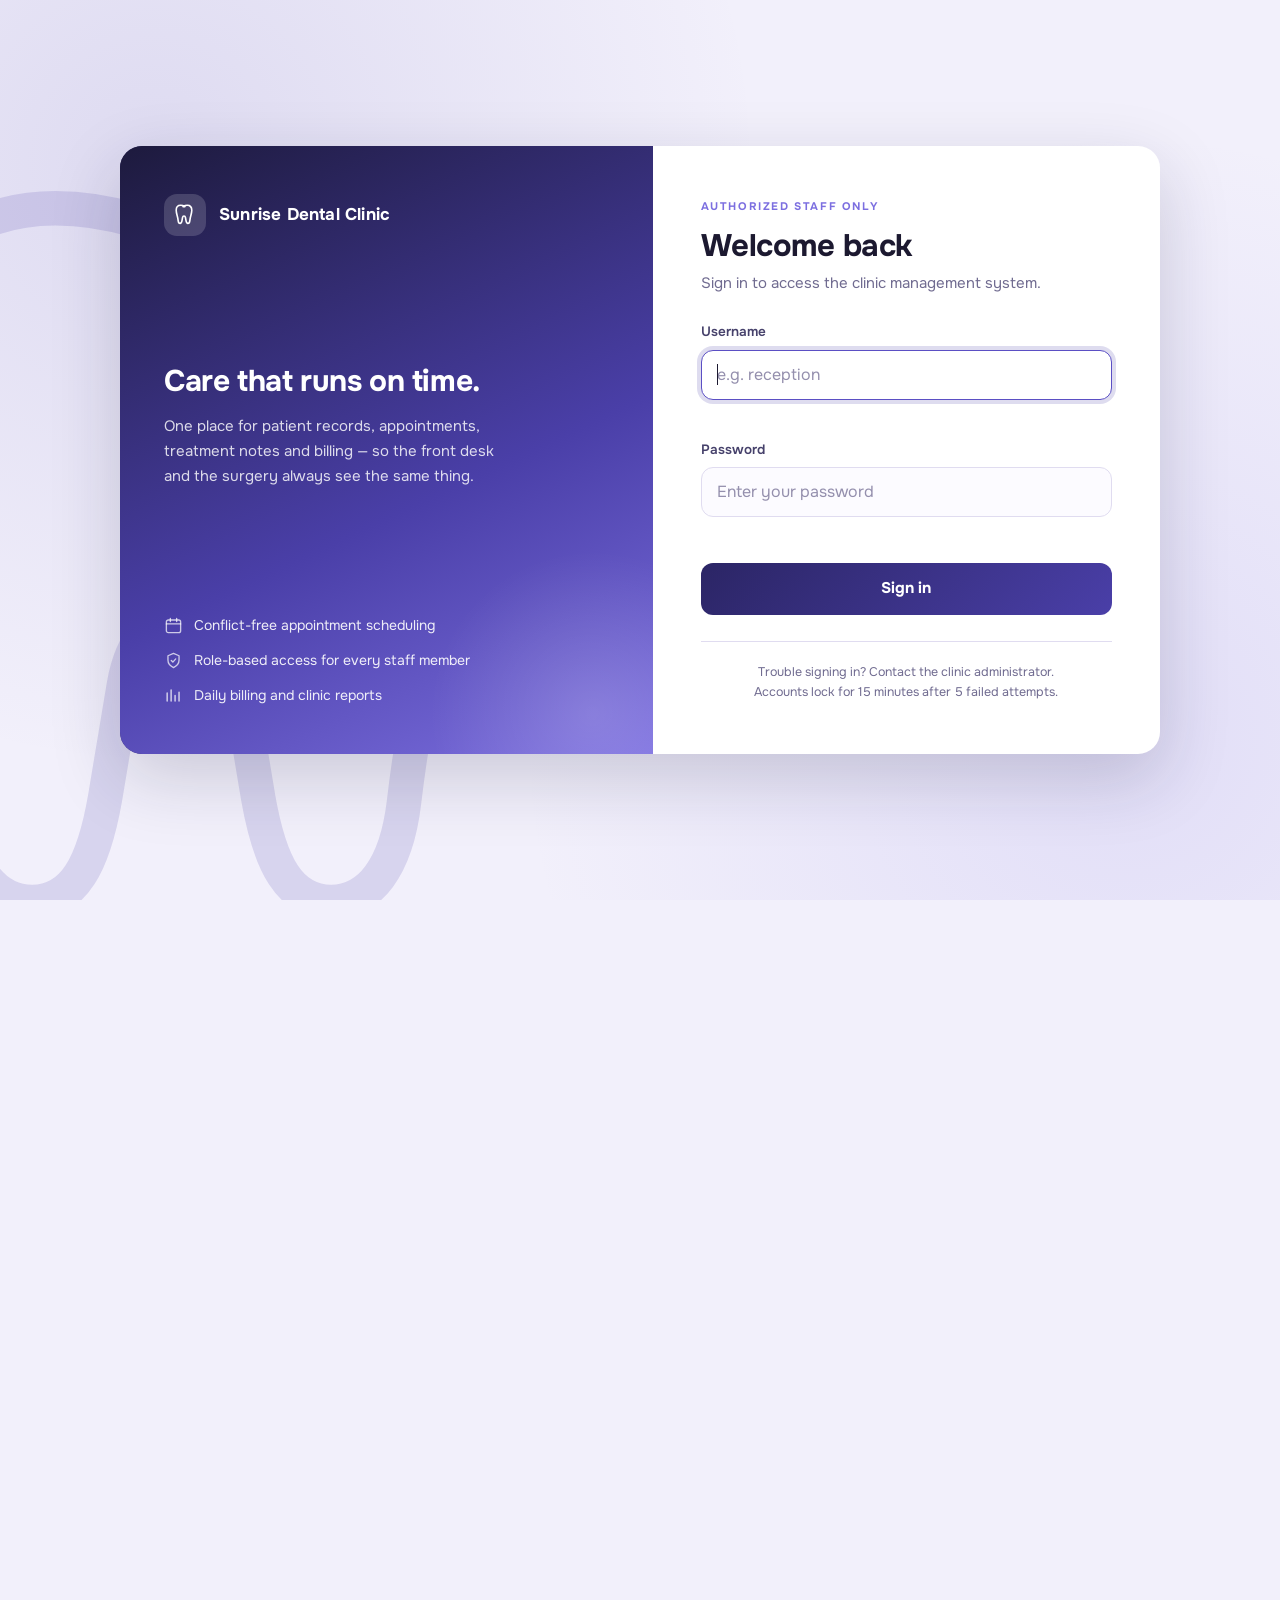
<file: src/main/webapp/index.html>
<!DOCTYPE html>
<html lang="en">
<head>
    <meta charset="UTF-8">

    <meta name="viewport"
          content="width=device-width, initial-scale=1.0">

    <meta http-equiv="refresh"
          content="0; url=login.html">

    <title>Sunrise Dental Clinic</title>
</head>

<body>
<p>
    Opening
    <a href="login.html">
        staff login
    </a>...
</p>
</body>
</html>
</file>
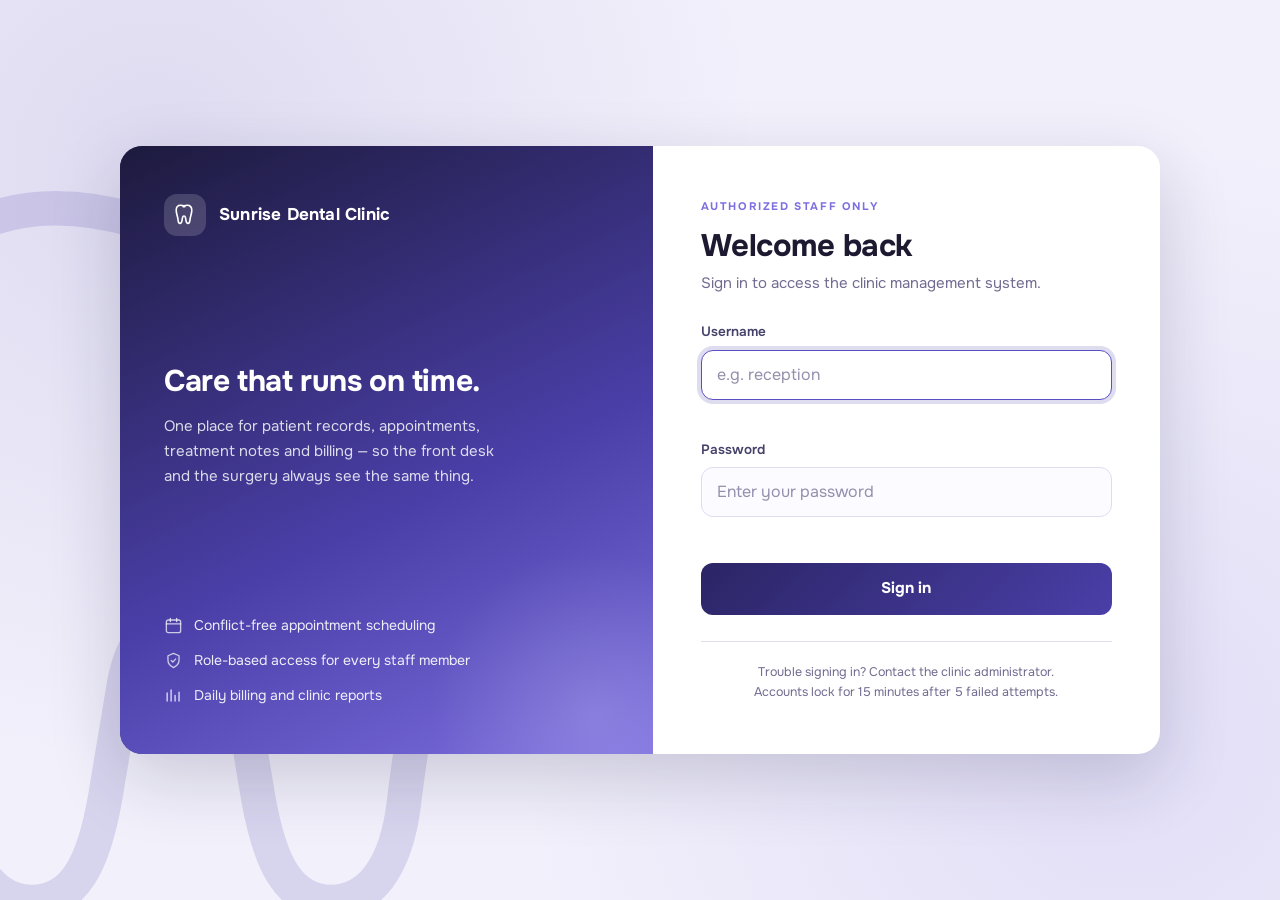
<file: src/main/webapp/login.html>
<!DOCTYPE html>
<html lang="en">
<head>
    <meta charset="UTF-8">
    <meta name="viewport"
          content="width=device-width, initial-scale=1.0">

    <title>Staff Login | Sunrise Dental Clinic</title>

    <link rel="stylesheet"
          href="assets/css/login.css">
</head>

<body>

<main class="login-shell">

    <!-- Brand side -->
    <section class="brand-panel">

        <div class="brand-mark">
            <svg viewBox="0 0 24 24" fill="none" aria-hidden="true">
                <path d="M12 3.6c-1.5-.9-3-1.3-4.3-1.3C5 2.3 3.2 4.2 3.2 7.2c0 2 .5 3.7 1 5.5.5 1.7.8 3.4 1 5.1.2 1.7.9 2.6 1.9 2.6 1.1 0 1.6-1 1.9-2.7l.5-3c.2-1.1.7-1.7 1.5-1.7s1.3.6 1.5 1.7l.5 3c.3 1.7.8 2.7 1.9 2.7 1 0 1.7-.9 1.9-2.6.2-1.7.5-3.4 1-5.1.5-1.8 1-3.5 1-5.5 0-3-1.8-4.9-4.5-4.9-1.3 0-2.8.4-4.3 1.3Z"
                      stroke="currentColor" stroke-width="1.6"
                      stroke-linejoin="round"/>
            </svg>
            <span>Sunrise Dental Clinic</span>
        </div>

        <div class="brand-copy">
            <h2>Care that runs on time.</h2>
            <p>
                One place for patient records, appointments, treatment
                notes and billing &mdash; so the front desk and the
                surgery always see the same thing.
            </p>
        </div>

        <ul class="brand-points">
            <li>
                <svg viewBox="0 0 24 24" fill="none" aria-hidden="true">
                    <rect x="3" y="5" width="18" height="16" rx="2.5"
                          stroke="currentColor" stroke-width="1.7"/>
                    <path d="M3 10h18M8 3v4M16 3v4" stroke="currentColor"
                          stroke-width="1.7" stroke-linecap="round"/>
                </svg>
                Conflict-free appointment scheduling
            </li>
            <li>
                <svg viewBox="0 0 24 24" fill="none" aria-hidden="true">
                    <path d="M12 3 5 6v5.5c0 4.3 2.9 7.6 7 9.5 4.1-1.9 7-5.2 7-9.5V6l-7-3Z"
                          stroke="currentColor" stroke-width="1.7"
                          stroke-linejoin="round"/>
                    <path d="m9.2 12 2 2 3.6-4" stroke="currentColor"
                          stroke-width="1.7" stroke-linecap="round"
                          stroke-linejoin="round"/>
                </svg>
                Role-based access for every staff member
            </li>
            <li>
                <svg viewBox="0 0 24 24" fill="none" aria-hidden="true">
                    <path d="M4 19V9m5 10V5m5 14v-7m5 7V8"
                          stroke="currentColor" stroke-width="1.9"
                          stroke-linecap="round"/>
                </svg>
                Daily billing and clinic reports
            </li>
        </ul>

    </section>

    <!-- Form side -->
    <section class="form-panel">

        <p class="eyebrow">Authorized staff only</p>

        <h1>Welcome back</h1>

        <p class="description">
            Sign in to access the clinic management system.
        </p>

        <div id="loginMessage"
             class="message"
             role="alert"></div>

        <form id="loginForm" novalidate>

            <div class="field">
                <label for="username">
                    Username
                </label>

                <input
                        id="username"
                        name="username"
                        type="text"
                        minlength="4"
                        maxlength="50"
                        placeholder="e.g. reception"
                        autocomplete="username"
                        autofocus
                        required>

                <small id="usernameError"
                       class="error"></small>
            </div>

            <div class="field">
                <label for="password">
                    Password
                </label>

                <input
                        id="password"
                        name="password"
                        type="password"
                        placeholder="Enter your password"
                        autocomplete="current-password"
                        required>

                <small id="passwordError"
                       class="error"></small>
            </div>

            <button id="loginButton" type="submit">
                Sign in
            </button>

        </form>

        <p class="form-footer">
            Trouble signing in? Contact the clinic administrator.<br>
            Accounts lock for 15 minutes after 5 failed attempts.
        </p>

    </section>

</main>

<script src="assets/js/login.js"></script>
</body>
</html>
</file>
<file: src/main/webapp/assets/css/login.css>
/* ==========================================================================
   Sunrise Dental Clinic - staff sign-in page
   Self-contained: this page does not load style.css, so nothing here can
   affect the rest of the application.
   ========================================================================== */

/* Must stay at the top of the file: @import rules precede all other rules. */
@import "fonts.css";

:root {
    --brand-900: #1d1a3d;
    --brand-800: #2b2565;
    --brand-700: #4a3fa8;
    --brand-600: #5b4fc4;
    --brand-500: #7c6fe0;
    --tint-brand: #ebe8fa;

    --ink-900: #1c1930;
    --ink-700: #46416b;
    --ink-500: #706b90;
    --ink-300: #948fad;

    --line: #e0dcf0;
    --surface: #ffffff;
    --canvas: #f2f0fb;

    --danger: #b42318;
    --danger-bg: #fdecea;
    --danger-line: #f4cdc9;

    --radius-lg: 22px;
    --radius-md: 12px;
    --radius-sm: 9px;

    --shadow-card: 0 24px 70px rgba(29, 26, 61, 0.18);
    --shadow-focus: 0 0 0 4px rgba(74, 63, 168, 0.18);

    --font: var(--font-sans);
}

*,
*::before,
*::after {
    box-sizing: border-box;
}

html {
    -webkit-text-size-adjust: 100%;
}

body {
    display: flex;
    align-items: center;
    justify-content: center;

    min-height: 100vh;
    min-height: 100svh;
    margin: 0;
    padding: 24px;

    font-family: var(--font);
    font-size: 16px;
    line-height: 1.5;
    color: var(--ink-900);

    background-color: var(--canvas);

    /*
       Three layers, front to back: the oversized tooth watermark bleeding off
       the left edge, then the two ambient colour washes. Painting the tooth as
       a background layer (rather than a positioned element) keeps it behind the
       card automatically - backgrounds always sit below content.
    */
    background-image:
        url("../img/tooth-watermark.svg"),
        radial-gradient(circle at 12% 18%, rgba(74, 63, 168, 0.12), transparent 45%),
        radial-gradient(circle at 88% 82%, rgba(124, 111, 224, 0.14), transparent 45%);
    background-repeat: no-repeat, no-repeat, no-repeat;

    /*
       Four-value syntax: the tooth is pushed 240px past the left edge and
       260px past the bottom edge, so it is cropped on both sides and reads as
       an oversized watermark rather than a centred illustration.
    */
    background-position: left -240px bottom -140px, 0 0, 0 0;
    background-size: 920px auto, auto, auto;
}

/* ----------------------------------------------------------- shell layout */

.login-shell {
    display: grid;
    grid-template-columns: 1.05fr 1fr;

    width: 100%;
    max-width: 1040px;
    overflow: hidden;

    background-color: var(--surface);
    border-radius: var(--radius-lg);
    box-shadow: var(--shadow-card);
}

/* ------------------------------------------------------------ brand panel */

.brand-panel {
    position: relative;
    display: flex;
    flex-direction: column;
    justify-content: space-between;

    padding: 48px 44px;
    overflow: hidden;

    color: #ffffff;
    background-color: var(--brand-800);
    background-image: linear-gradient(
        155deg,
        var(--brand-900) 0%,
        var(--brand-700) 58%,
        var(--brand-500) 100%
    );
}

/* Soft light bloom behind the content */
.brand-panel::after {
    content: "";
    position: absolute;
    right: -110px;
    bottom: -130px;

    width: 340px;
    height: 340px;

    background: radial-gradient(
        circle,
        rgba(255, 255, 255, 0.16),
        transparent 68%
    );
    border-radius: 50%;
}

.brand-mark {
    position: relative;
    z-index: 1;

    display: flex;
    align-items: center;
    gap: 13px;
}

.brand-mark svg {
    width: 42px;
    height: 42px;
    padding: 9px;

    background-color: rgba(255, 255, 255, 0.16);
    border-radius: 13px;
}

.brand-mark span {
    font-size: 17px;
    font-weight: 700;
    letter-spacing: 0.2px;
}

.brand-copy {
    position: relative;
    z-index: 1;
    margin: 44px 0;
}

.brand-copy h2 {
    margin: 0 0 14px;

    font-size: 30px;
    line-height: 1.25;
    font-weight: 700;
    letter-spacing: -0.4px;
}

.brand-copy p {
    max-width: 34ch;
    margin: 0;

    color: rgba(255, 255, 255, 0.82);
    font-size: 15px;
    line-height: 1.65;
}

.brand-points {
    position: relative;
    z-index: 1;

    display: grid;
    gap: 14px;

    margin: 0;
    padding: 0;
    list-style: none;
}

.brand-points li {
    display: flex;
    align-items: center;
    gap: 11px;

    color: rgba(255, 255, 255, 0.9);
    font-size: 14px;
}

.brand-points svg {
    flex: 0 0 auto;
    width: 19px;
    height: 19px;
    color: rgba(255, 255, 255, 0.72);
}

/* ------------------------------------------------------------- form panel */

.form-panel {
    display: flex;
    flex-direction: column;
    justify-content: center;

    padding: 52px 48px;
}

.eyebrow {
    margin: 0 0 12px;

    color: var(--brand-500);
    font-size: 11px;
    font-weight: 700;
    letter-spacing: 1.6px;
    text-transform: uppercase;
}

.form-panel h1 {
    margin: 0 0 8px;

    font-size: 31px;
    line-height: 1.2;
    font-weight: 700;
    letter-spacing: -0.5px;
}

.form-panel .description {
    margin: 0 0 28px;

    color: var(--ink-500);
    font-size: 15px;
}

/* -------------------------------------------------------------- form bits */

.field {
    margin-bottom: 18px;
}

label {
    display: block;
    margin-bottom: 7px;

    font-size: 13.5px;
    font-weight: 600;
    color: var(--ink-700);
}

input {
    width: 100%;
    min-height: 50px;
    padding: 12px 15px;

    color: var(--ink-900);
    font: inherit;

    background-color: #fcfbff;
    border: 1.5px solid var(--line);
    border-radius: var(--radius-md);

    transition: border-color 0.15s ease, box-shadow 0.15s ease,
        background-color 0.15s ease;
}

input::placeholder {
    color: var(--ink-300);
}

input:hover {
    border-color: #cdc7e8;
}

input:focus {
    background-color: var(--surface);
    border-color: var(--brand-600);
    outline: none;
    box-shadow: var(--shadow-focus);
}

/* Reserve the row so a validation message cannot shift the layout */
.error {
    display: block;
    min-height: 17px;
    margin-top: 5px;

    color: var(--danger);
    font-size: 12.5px;
    font-weight: 500;
}

/* Populated by login.js; hidden while empty */
.message {
    margin-bottom: 20px;
    padding: 12px 15px;

    color: var(--danger);
    background-color: var(--danger-bg);
    border: 1px solid var(--danger-line);
    border-radius: var(--radius-sm);

    font-size: 14px;
    font-weight: 600;
}

.message:empty {
    display: none;
}

button {
    width: 100%;
    min-height: 52px;
    margin-top: 6px;
    padding: 14px 20px;

    color: #ffffff;
    font: inherit;
    font-size: 15.5px;
    font-weight: 700;

    background-color: var(--brand-800);
    background-image: linear-gradient(
        135deg,
        var(--brand-800),
        var(--brand-700)
    );
    border: none;
    border-radius: var(--radius-md);

    cursor: pointer;
    transition: transform 0.12s ease, box-shadow 0.15s ease, opacity 0.15s ease;
}

button:hover:not(:disabled) {
    box-shadow: 0 10px 24px rgba(45, 37, 101, 0.30);
    transform: translateY(-1px);
}

button:active:not(:disabled) {
    transform: translateY(0);
    box-shadow: 0 4px 12px rgba(45, 37, 101, 0.24);
}

button:focus-visible {
    outline: 3px solid var(--brand-600);
    outline-offset: 3px;
}

button:disabled {
    cursor: progress;
    opacity: 0.68;
    transform: none;
    box-shadow: none;
}

.form-footer {
    margin: 26px 0 0;
    padding-top: 20px;

    border-top: 1px solid var(--line);

    color: var(--ink-500);
    font-size: 12.5px;
    line-height: 1.6;
    text-align: center;
}

/* ------------------------------------------------------------- responsive */

@media (max-width: 880px) {
    body {
        align-items: flex-start;
        padding: 0;

        /* The card is full-bleed here, so the watermark would never be seen. */
        background-image: none;
    }

    .login-shell {
        grid-template-columns: 1fr;
        max-width: 560px;
        min-height: 100vh;
        min-height: 100svh;
        border-radius: 0;
        box-shadow: none;
    }

    .brand-panel {
        padding: 30px 28px;
    }

    /* On small screens the panel becomes a compact header */
    .brand-copy,
    .brand-points {
        display: none;
    }

    .form-panel {
        padding: 36px 28px 44px;
    }

    .form-panel h1 {
        font-size: 27px;
    }
}

@media (max-width: 380px) {
    .brand-panel,
    .form-panel {
        padding-left: 20px;
        padding-right: 20px;
    }
}

@media (prefers-reduced-motion: reduce) {
    input,
    button {
        transition: none;
    }

    button:hover:not(:disabled),
    button:active:not(:disabled) {
        transform: none;
    }
}
</file>
